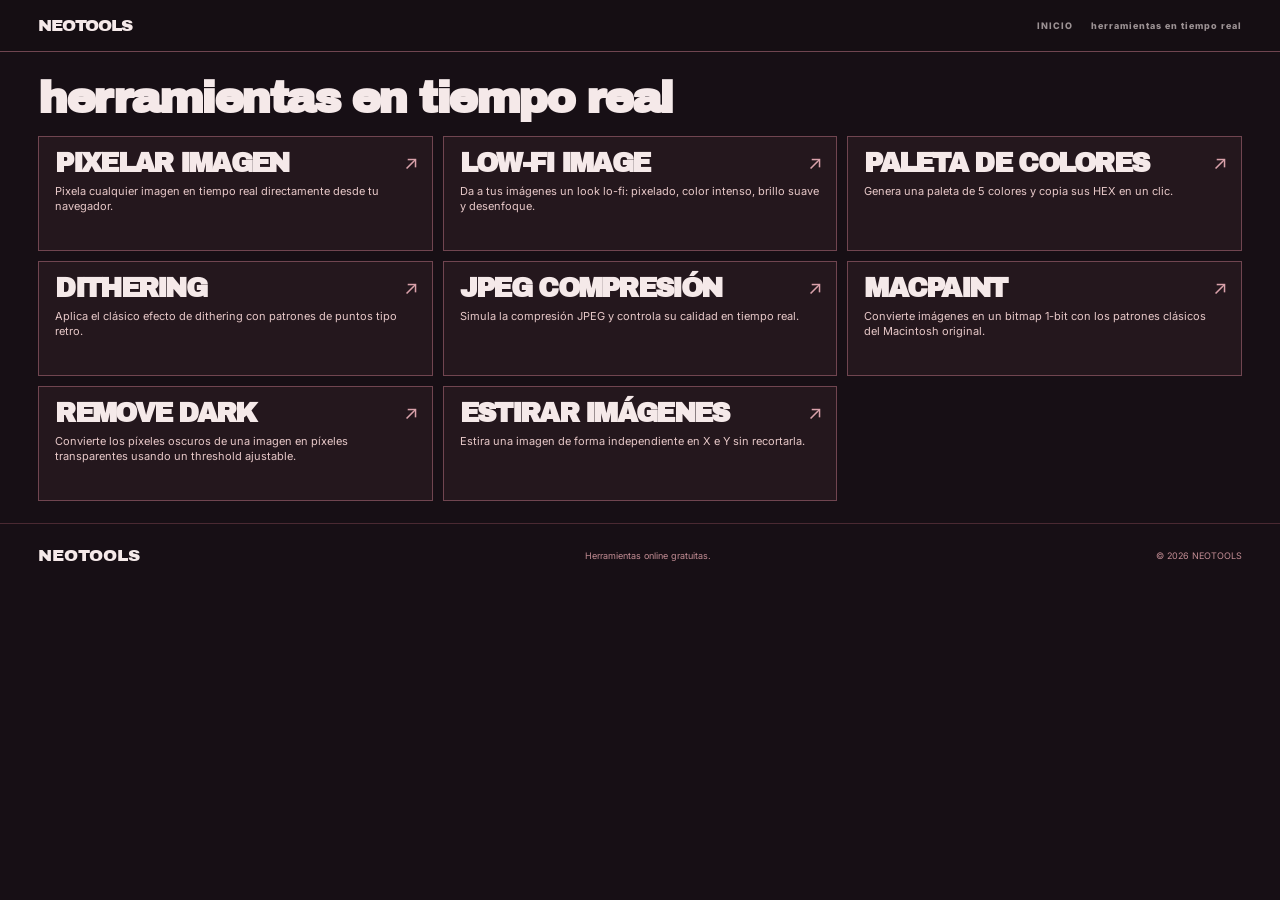
<file: index.html>
<!DOCTYPE html>
<html lang="es">
<head>
<meta charset="UTF-8"><meta name="viewport" content="width=device-width, initial-scale=1.0">
<title>NEOTOOLS — Herramientas online</title>
<meta name="description" content="Colección de herramientas online gratuitas, rápidas y sencillas.">
<link rel="stylesheet" href="style.css?v=20260926-4tools">
</head>
<body>
<header class="navbar"><a class="logo" href="index.html">NEOTOOLS</a><nav><a href="index.html">INICIO</a><a href="#herramientas">herramientas en tiempo real</a></nav></header>
<main><section id="herramientas" class="tools-section">
<div class="section-header"><h2>herramientas en tiempo real</h2></div>
<div class="tools-grid">
<a href="pixelar-imagen.html" class="tool-card"><div class="tool-content"><h3>PIXELAR IMAGEN</h3><p>Pixela cualquier imagen en tiempo real directamente desde tu navegador.</p></div><div class="tool-arrow">↗</div></a>
<a href="lofi-image.html" class="tool-card"><div class="tool-content"><h3>LOW-FI IMAGE</h3><p>Da a tus imágenes un look lo-fi: pixelado, color intenso, brillo suave y desenfoque.</p></div><div class="tool-arrow">↗</div></a>
<a href="paleta-colores.html" class="tool-card"><div class="tool-content"><h3>PALETA DE COLORES</h3><p>Genera una paleta de 5 colores y copia sus HEX en un clic.</p></div><div class="tool-arrow">↗</div></a>
<a href="dithering.html" class="tool-card"><div class="tool-content"><h3>DITHERING</h3><p>Aplica el clásico efecto de dithering con patrones de puntos tipo retro.</p></div><div class="tool-arrow">↗</div></a>
<a href="jpeg-compresion.html" class="tool-card"><div class="tool-content"><h3>JPEG COMPRESIÓN</h3><p>Simula la compresión JPEG y controla su calidad en tiempo real.</p></div><div class="tool-arrow">↗</div></a><a href="macpaint.html" class="tool-card"><div class="tool-content"><h3>MACPAINT</h3><p>Convierte imágenes en un bitmap 1-bit con los patrones clásicos del Macintosh original.</p></div><div class="tool-arrow">↗</div></a><a href="remove-dark.html" class="tool-card"><div class="tool-content"><h3>REMOVE DARK</h3><p>Convierte los píxeles oscuros de una imagen en píxeles transparentes usando un threshold ajustable.</p></div><div class="tool-arrow">↗</div></a><a href="estirar-imagenes.html" class="tool-card"><div class="tool-content"><h3>ESTIRAR IMÁGENES</h3><p>Estira una imagen de forma independiente en X e Y sin recortarla.</p></div><div class="tool-arrow">↗</div></a></div></section></main>
<footer><div class="footer-logo">NEOTOOLS</div><p>Herramientas online gratuitas.</p><p>© 2026 NEOTOOLS</p></footer>
</body></html>
</file>
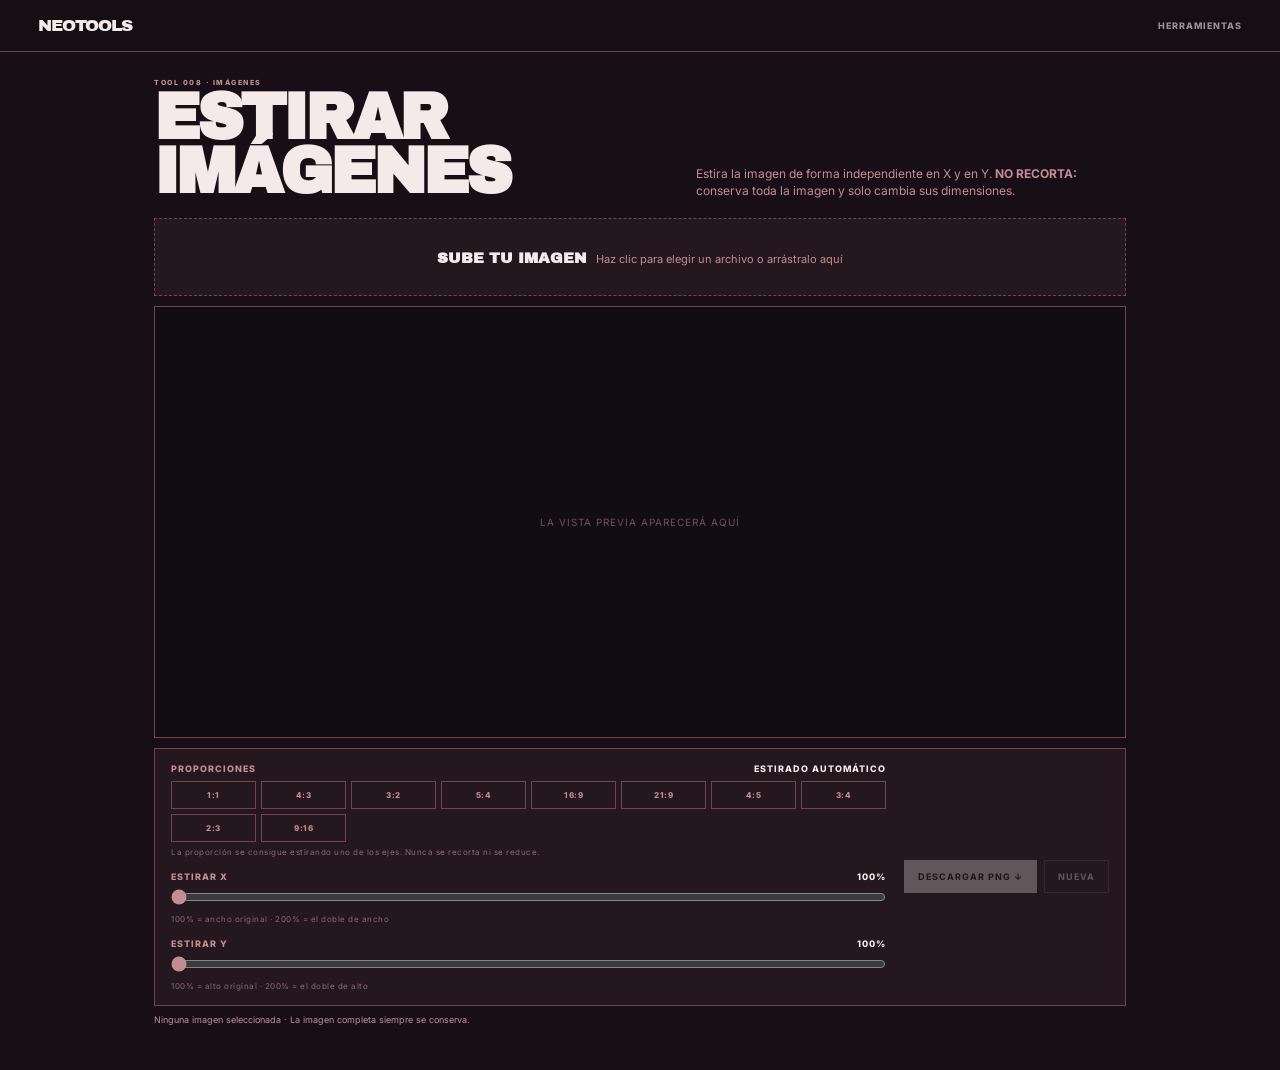
<file: estirar-imagenes.html>
<!DOCTYPE html>
<html lang="es">
<head>
<meta charset="UTF-8">
<meta name="viewport" content="width=device-width,initial-scale=1.0">
<title>Estirar Imágenes — NEOTOOLS</title>
<meta name="description" content="Estira una imagen de forma independiente en X e Y sin recortarla.">
<link rel="stylesheet" href="style.css?v=20260926-4tools">
<style>
.tool-page{max-width:1100px;margin:auto;padding:26px 5vw 45px}
.tool-header{display:flex;align-items:end;justify-content:space-between;gap:30px;margin-bottom:18px}
.tool-header h1{font-family:"Archivo Black",sans-serif;font-size:clamp(40px,5vw,64px);line-height:.85;letter-spacing:-3px}
.tool-header p{max-width:430px;color:var(--muted);font-size:12px;line-height:1.45}
.drop-zone{border:1px dashed var(--border);background:var(--surface);height:78px;display:flex;align-items:center;justify-content:center;text-align:center;cursor:pointer}
.drop-zone:hover,.drop-zone.dragging{border-color:#E7C8C8;background:#2e1c23}
.drop-zone input{display:none}
.drop-inner strong{font-family:"Archivo Black",sans-serif;font-size:15px;margin-right:9px}
.drop-inner span{color:var(--muted);font-size:11px}
.preview{margin-top:10px;height:min(48vh,480px);min-height:250px;background:#120d10;border:1px solid var(--border);display:flex;align-items:center;justify-content:center;overflow:hidden;padding:10px}
.preview canvas{max-width:100%;max-height:100%;image-rendering:auto}
.placeholder{color:#6f5059;font-size:10px;letter-spacing:1px}
.controls{margin-top:10px;padding:14px 16px;background:var(--surface);border:1px solid var(--border);display:grid;grid-template-columns:1fr auto;gap:18px;align-items:center}
.control-stack{display:grid;gap:14px}
.label{display:flex;justify-content:space-between;color:var(--muted);font-size:9px;font-weight:800;letter-spacing:1px;margin-bottom:7px}
.value{color:var(--text)}
input[type=range]{width:100%;accent-color:#C38D94}
.dimension-note{margin-top:5px;color:#8f6871;font-size:8px;letter-spacing:.5px}.ratio-grid{display:grid;grid-template-columns:repeat(8,minmax(0,1fr));gap:5px}.ratio-button{border:1px solid var(--border);background:transparent;color:var(--muted);padding:8px 4px;font:800 8px Inter,sans-serif;letter-spacing:.5px;cursor:pointer}.ratio-button:hover,.ratio-button.active{background:#F5E9E9;color:#170F15;border-color:#F5E9E9}
.actions{display:flex;gap:7px}
.button{border:1px solid var(--border);background:var(--surface);color:var(--text);padding:10px 13px;font:700 9px Inter,sans-serif;letter-spacing:1px;cursor:pointer}
.button.primary{background:#F5E9E9;color:#170F15;border-color:#F5E9E9}
.button:disabled{opacity:.3}
.file-info{margin-top:8px;color:var(--muted);font-size:9px}
@media(max-width:700px){
.tool-page{padding:22px 14px 35px}
.tool-header{display:block}
.tool-header h1{font-size:13vw;margin-bottom:10px}
.tool-header p{font-size:11px}
.preview{height:35vh;min-height:200px}
.controls{grid-template-columns:1fr}
.actions{width:100%}
.button{flex:1}.ratio-grid{grid-template-columns:repeat(4,1fr)}
.drop-inner strong{display:block;margin:0 0 4px}
}
</style>
</head>
<body>
<header class="navbar"><a href="index.html" class="logo">NEOTOOLS</a><nav><a href="index.html#herramientas">HERRAMIENTAS</a></nav></header>
<main class="tool-page">
<section class="tool-header">
<div><div class="hero-label">TOOL 008 · IMÁGENES</div><h1>ESTIRAR IMÁGENES</h1></div>
<p>Estira la imagen de forma independiente en X y en Y. <strong>NO RECORTA:</strong> conserva toda la imagen y solo cambia sus dimensiones.</p>
</section>
<div class="drop-zone" id="dropZone">
<input id="fileInput" type="file" accept="image/*">
<div class="drop-inner"><strong>SUBE TU IMAGEN</strong><span>Haz clic para elegir un archivo o arrástralo aquí</span></div>
</div>
<div class="preview"><div class="placeholder" id="placeholder">LA VISTA PREVIA APARECERÁ AQUÍ</div><canvas id="canvas" hidden></canvas></div>
<div class="controls">
<div class="control-stack">
<div>
<div class="label"><span>PROPORCIONES</span><span class="value">ESTIRADO AUTOMÁTICO</span></div>
<div class="ratio-grid">
<button type="button" class="ratio-button" data-ratio="1">1:1</button>
<button type="button" class="ratio-button" data-ratio="1.3333333333">4:3</button>
<button type="button" class="ratio-button" data-ratio="1.5">3:2</button>
<button type="button" class="ratio-button" data-ratio="1.25">5:4</button>
<button type="button" class="ratio-button" data-ratio="1.7777777778">16:9</button>
<button type="button" class="ratio-button" data-ratio="2.3333333333">21:9</button>
<button type="button" class="ratio-button" data-ratio="0.8">4:5</button>
<button type="button" class="ratio-button" data-ratio="0.75">3:4</button>
<button type="button" class="ratio-button" data-ratio="0.6666666667">2:3</button>
<button type="button" class="ratio-button" data-ratio="0.5625">9:16</button>
</div>
<div class="dimension-note">La proporción se consigue estirando uno de los ejes. Nunca se recorta ni se reduce.</div>
</div>
<div>
<div class="label"><span>ESTIRAR X</span><span id="xValue" class="value">100%</span></div>
<input id="stretchX" type="range" min="100" max="300" value="100">
<div class="dimension-note">100% = ancho original · 200% = el doble de ancho</div>
</div>
<div>
<div class="label"><span>ESTIRAR Y</span><span id="yValue" class="value">100%</span></div>
<input id="stretchY" type="range" min="100" max="300" value="100">
<div class="dimension-note">100% = alto original · 200% = el doble de alto</div>
</div>
</div>
<div class="actions"><button class="button primary" id="download" disabled>DESCARGAR PNG ↓</button><button class="button" id="reset" disabled>NUEVA</button></div>
</div>
<div class="file-info" id="fileName">Ninguna imagen seleccionada · La imagen completa siempre se conserva.</div>
</main>
<script src="estirar-imagenes.js?v=2"></script>
</body>
</html>
</file>
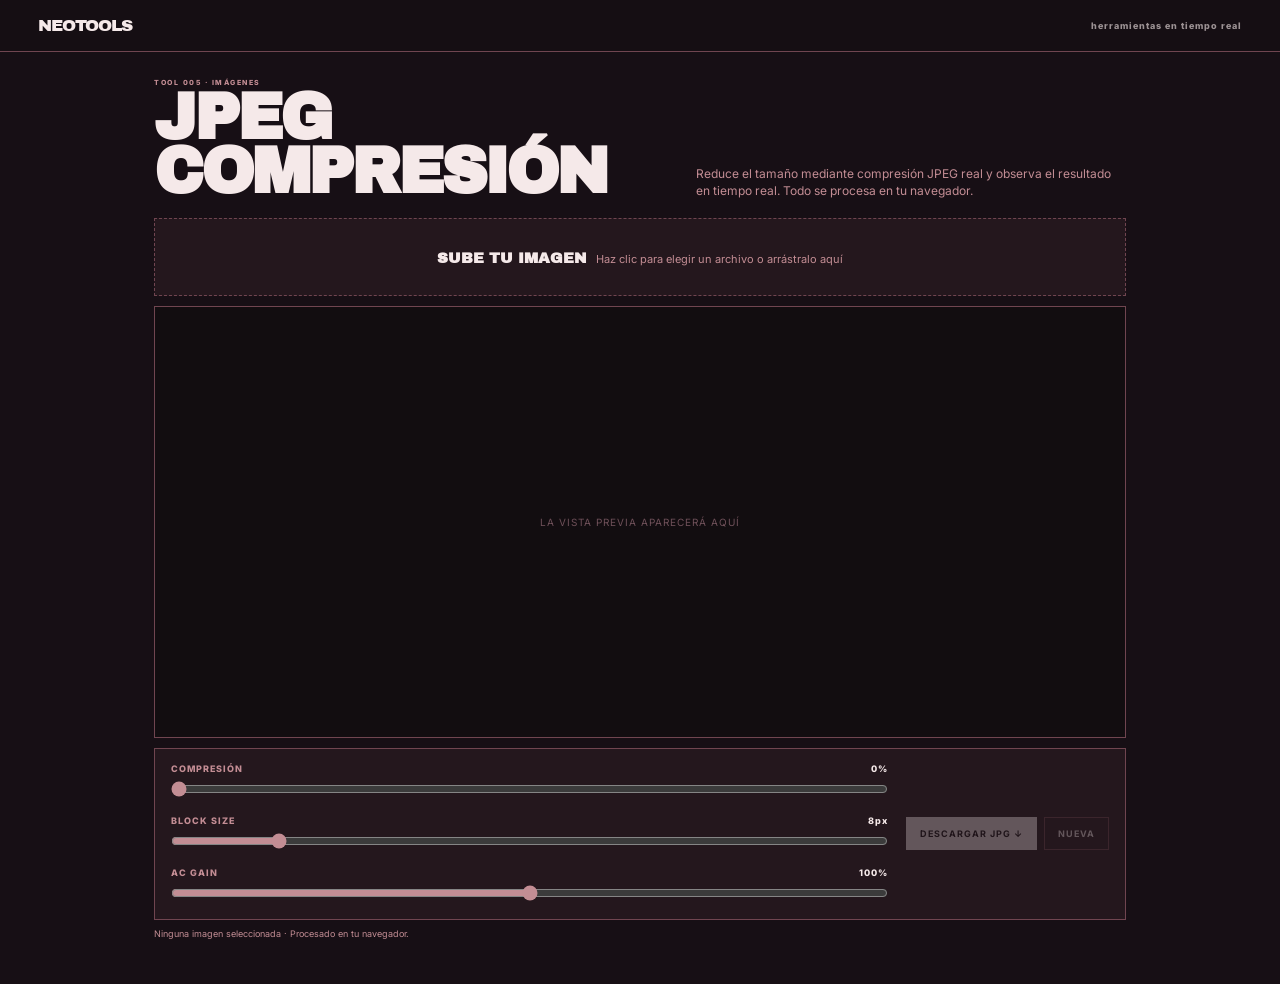
<file: jpeg-compresion.html>
<!DOCTYPE html><html lang="es"><head><meta charset="UTF-8"><meta name="viewport" content="width=device-width,initial-scale=1.0"><title>JPEG Compresión — NEOTOOLS</title><link rel="stylesheet" href="style.css?v=20260926-4tools"><style>.tool-page{max-width:1100px;margin:auto;padding:26px 5vw 45px}.tool-header{display:flex;align-items:end;justify-content:space-between;gap:30px;margin-bottom:18px}.tool-header h1{font-family:"Archivo Black",sans-serif;font-size:clamp(40px,5vw,64px);line-height:.85;letter-spacing:-3px}.tool-header p{max-width:430px;color:var(--muted);font-size:12px;line-height:1.45}.drop-zone{border:1px dashed var(--border);background:var(--surface);height:78px;display:flex;align-items:center;justify-content:center;text-align:center;cursor:pointer}.drop-zone:hover,.drop-zone.dragging{border-color:#E7C8C8;background:#2e1c23}.drop-zone input{display:none}.drop-inner strong{font-family:"Archivo Black",sans-serif;font-size:15px;margin-right:9px}.drop-inner span{color:var(--muted);font-size:11px}.preview{margin-top:10px;height:min(48vh,480px);min-height:250px;background:#120d10;border:1px solid var(--border);display:flex;align-items:center;justify-content:center;overflow:hidden;padding:10px}.preview canvas{max-width:100%;max-height:100%;image-rendering:auto}.placeholder{color:#6f5059;font-size:10px;letter-spacing:1px}.controls{margin-top:10px;padding:14px 16px;background:var(--surface);border:1px solid var(--border);display:grid;grid-template-columns:1fr auto;gap:18px;align-items:center}.control-stack{display:grid;gap:14px}.label{display:flex;justify-content:space-between;color:var(--muted);font-size:9px;font-weight:800;letter-spacing:1px;margin-bottom:7px}.value{color:var(--text)}input[type=range]{width:100%;accent-color:#C38D94}.actions{display:flex;gap:7px}.button{border:1px solid var(--border);background:var(--surface);color:var(--text);padding:10px 13px;font:700 9px Inter,sans-serif;letter-spacing:1px;cursor:pointer}.button.primary{background:#F5E9E9;color:#170F15;border-color:#F5E9E9}.button:disabled{opacity:.3}.file-info{margin-top:8px;color:var(--muted);font-size:9px}@media(max-width:700px){.tool-page{padding:22px 14px 35px}.tool-header{display:block}.tool-header h1{font-size:13vw;margin-bottom:10px}.tool-header p{font-size:11px}.preview{height:35vh;min-height:200px}.controls{grid-template-columns:1fr}.actions{width:100%}.button{flex:1}.drop-inner strong{display:block;margin:0 0 4px}}</style></head><body><header class="navbar"><a href="index.html" class="logo">NEOTOOLS</a><nav><a href="index.html#herramientas">herramientas en tiempo real</a></nav></header><main class="tool-page"><section class="tool-header"><div><div class="hero-label">TOOL 005 · IMÁGENES</div><h1>JPEG COMPRESIÓN</h1></div><p>Reduce el tamaño mediante compresión JPEG real y observa el resultado en tiempo real. Todo se procesa en tu navegador.</p></section><div class="drop-zone" id="dropZone"><input id="fileInput" type="file" accept="image/jpeg,image/png,image/webp,image/bmp"><div class="drop-inner"><strong>SUBE TU IMAGEN</strong><span>Haz clic para elegir un archivo o arrástralo aquí</span></div></div><div class="preview"><div class="placeholder" id="placeholder">LA VISTA PREVIA APARECERÁ AQUÍ</div><canvas id="canvas" hidden></canvas></div><div class="controls"><div class="control-stack"><div><div class="label"><span>COMPRESIÓN</span><span id="compressionValue" class="value">0%</span></div><input id="compression" type="range" min="0" max="100" value="0"></div><div><div class="label"><span>BLOCK SIZE</span><span id="blockSizeValue" class="value">8px</span></div><input id="blockSize" type="range" min="4" max="32" step="1" value="8"></div><div><div class="label"><span>AC GAIN</span><span id="acGainValue" class="value">100%</span></div><input id="acGain" type="range" min="0" max="200" step="1" value="100" title="Ganancia de las componentes AC, es decir, el detalle y las frecuencias no constantes de cada bloque DCT."></div></div><div class="actions"><button class="button primary" id="download" disabled>DESCARGAR JPG ↓</button><button class="button" id="reset" disabled>NUEVA</button></div></div><div class="file-info" id="fileName">Ninguna imagen seleccionada · Procesado en tu navegador.</div></main><script src="jpeg-compresion.js?v=12"></script></body></html>
</file>
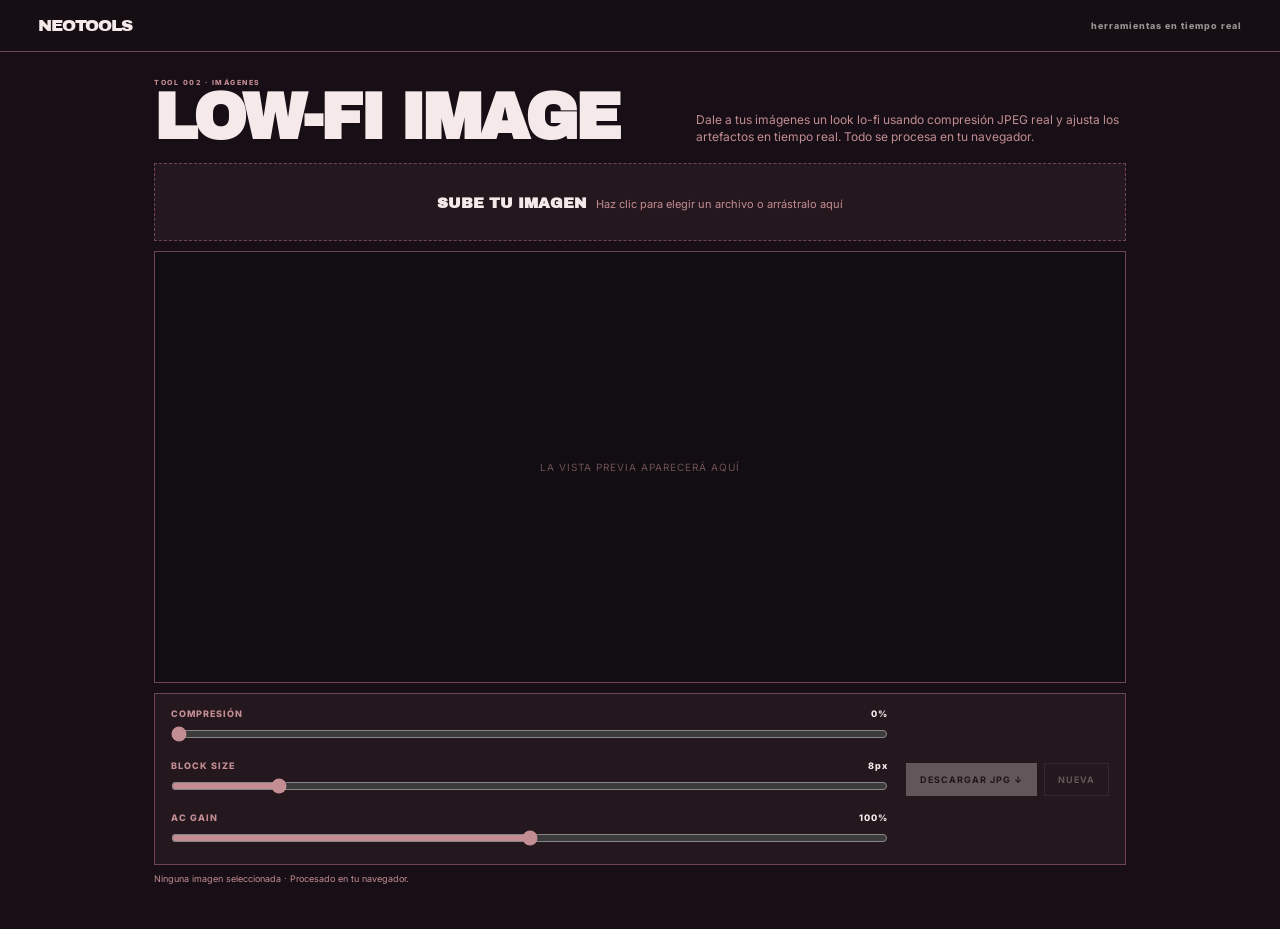
<file: lofi-image.html>
<!DOCTYPE html><html lang="es"><head><meta charset="UTF-8"><meta name="viewport" content="width=device-width,initial-scale=1.0"><title>Low-Fi Image — Efecto JPEG lo-fi online gratis</title><link rel="stylesheet" href="style.css?v=20260926-4tools"><style>.tool-page{max-width:1100px;margin:auto;padding:26px 5vw 45px}.tool-header{display:flex;align-items:end;justify-content:space-between;gap:30px;margin-bottom:18px}.tool-header h1{font-family:"Archivo Black",sans-serif;font-size:clamp(40px,5vw,64px);line-height:.85;letter-spacing:-3px}.tool-header p{max-width:430px;color:var(--muted);font-size:12px;line-height:1.45}.drop-zone{border:1px dashed var(--border);background:var(--surface);height:78px;display:flex;align-items:center;justify-content:center;text-align:center;cursor:pointer}.drop-zone:hover,.drop-zone.dragging{border-color:#E7C8C8;background:#2e1c23}.drop-zone input{display:none}.drop-inner strong{font-family:"Archivo Black",sans-serif;font-size:15px;margin-right:9px}.drop-inner span{color:var(--muted);font-size:11px}.preview{margin-top:10px;height:min(48vh,480px);min-height:250px;background:#120d10;border:1px solid var(--border);display:flex;align-items:center;justify-content:center;overflow:hidden;padding:10px}.preview canvas{max-width:100%;max-height:100%;image-rendering:auto}.placeholder{color:#6f5059;font-size:10px;letter-spacing:1px}.controls{margin-top:10px;padding:14px 16px;background:var(--surface);border:1px solid var(--border);display:grid;grid-template-columns:1fr auto;gap:18px;align-items:center}.control-stack{display:grid;gap:14px}.label{display:flex;justify-content:space-between;color:var(--muted);font-size:9px;font-weight:800;letter-spacing:1px;margin-bottom:7px}.value{color:var(--text)}input[type=range]{width:100%;accent-color:#C38D94}.actions{display:flex;gap:7px}.button{border:1px solid var(--border);background:var(--surface);color:var(--text);padding:10px 13px;font:700 9px Inter,sans-serif;letter-spacing:1px;cursor:pointer}.button.primary{background:#F5E9E9;color:#170F15;border-color:#F5E9E9}.button:disabled{opacity:.3}.file-info{margin-top:8px;color:var(--muted);font-size:9px}@media(max-width:700px){.tool-page{padding:22px 14px 35px}.tool-header{display:block}.tool-header h1{font-size:13vw;margin-bottom:10px}.tool-header p{font-size:11px}.preview{height:35vh;min-height:200px}.controls{grid-template-columns:1fr}.actions{width:100%}.button{flex:1}.drop-inner strong{display:block;margin:0 0 4px}}</style></head><body><header class="navbar"><a href="index.html" class="logo">NEOTOOLS</a><nav><a href="index.html#herramientas">herramientas en tiempo real</a></nav></header><main class="tool-page"><section class="tool-header"><div><div class="hero-label">TOOL 002 · IMÁGENES</div><h1>LOW-FI IMAGE</h1></div><p>Dale a tus imágenes un look lo-fi usando compresión JPEG real y ajusta los artefactos en tiempo real. Todo se procesa en tu navegador.</p></section><div class="drop-zone" id="dropZone"><input id="fileInput" type="file" accept="image/jpeg,image/png,image/webp,image/bmp"><div class="drop-inner"><strong>SUBE TU IMAGEN</strong><span>Haz clic para elegir un archivo o arrástralo aquí</span></div></div><div class="preview"><div class="placeholder" id="placeholder">LA VISTA PREVIA APARECERÁ AQUÍ</div><canvas id="canvas" hidden></canvas></div><div class="controls"><div class="control-stack"><div><div class="label"><span>COMPRESIÓN</span><span id="compressionValue" class="value">0%</span></div><input id="compression" type="range" min="0" max="100" value="0"></div><div><div class="label"><span>BLOCK SIZE</span><span id="blockSizeValue" class="value">8px</span></div><input id="blockSize" type="range" min="4" max="32" step="1" value="8"></div><div><div class="label"><span>AC GAIN</span><span id="acGainValue" class="value">100%</span></div><input id="acGain" type="range" min="0" max="200" step="1" value="100" title="Ganancia de las componentes AC, es decir, el detalle y las frecuencias no constantes de cada bloque DCT."></div></div><div class="actions"><button class="button primary" id="download" disabled>DESCARGAR JPG ↓</button><button class="button" id="reset" disabled>NUEVA</button></div></div><div class="file-info" id="fileName">Ninguna imagen seleccionada · Procesado en tu navegador.</div></main><script src="lofi-image.js?v=3"></script></body></html>
</file>
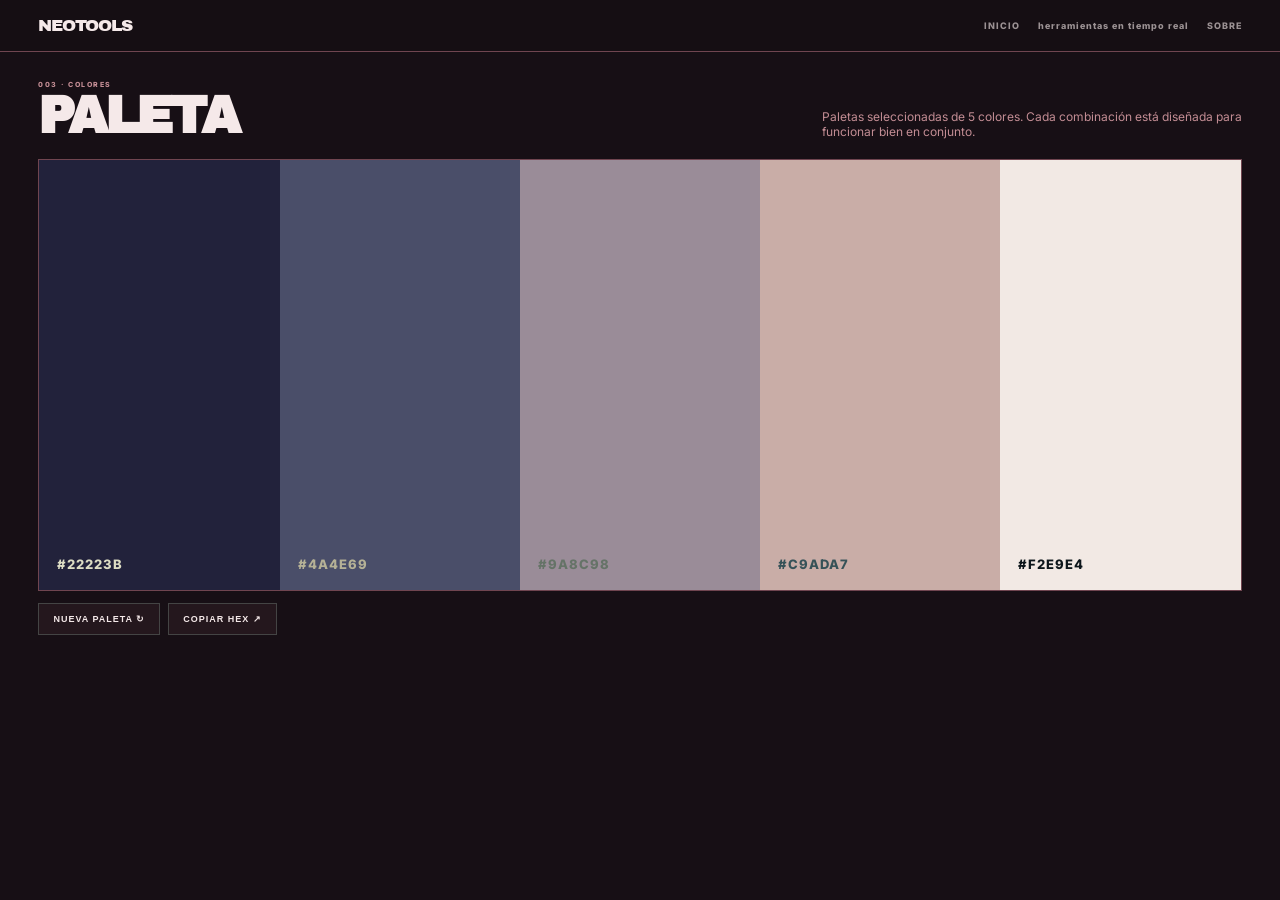
<file: paleta-colores.html>
<!DOCTYPE html>
<html lang="es">
<head>
<meta charset="UTF-8">
<meta name="viewport" content="width=device-width, initial-scale=1.0">
<title>Generador de paletas — NEOTOOLS</title>
<meta name="description" content="Genera paletas de 5 colores y copia sus códigos HEX en un clic.">
<link rel="stylesheet" href="style.css">
<style>
.palette-page{padding:28px 3vw}
.palette-header{display:flex;justify-content:space-between;align-items:end;gap:20px;margin-bottom:20px}
.palette-header h1{font-family:"Archivo Black",sans-serif;font-size:clamp(28px,4vw,54px);letter-spacing:-3px;line-height:.9}
.palette-header p{color:var(--muted);font-size:12px;max-width:420px}
.palette{display:grid;grid-template-columns:repeat(5,1fr);height:48vh;min-height:300px;border:1px solid var(--border)}
.swatch{display:flex;align-items:end;padding:18px;position:relative;transition:transform .15s}
.swatch:hover{transform:scale(1.015);z-index:2}
.swatch span{font-family:Inter,sans-serif;font-size:13px;font-weight:800;letter-spacing:1px;text-transform:uppercase;mix-blend-mode:difference;color:white}
.palette-actions{display:flex;gap:8px;margin-top:12px}
.palette-btn{border:1px solid #444;background:var(--surface);color:var(--text);padding:10px 14px;font-size:9px;font-weight:800;letter-spacing:1px;cursor:pointer}
.palette-btn:hover{background:var(--text);color:#080808}
.palette-status{color:var(--muted);font-size:10px;display:flex;align-items:center}
@media(max-width:700px){.palette-page{padding:20px 14px}.palette-header{display:block}.palette-header p{margin-top:8px}.palette{height:55vh;min-height:360px;grid-template-columns:1fr;grid-template-rows:repeat(5,1fr)}.swatch{padding:12px}.swatch span{font-size:11px}.palette-actions{flex-wrap:wrap}}
</style>
</head>
<body>
<header class="navbar">
<a class="logo" href="index.html">NEOTOOLS</a>
<nav><a href="index.html">INICIO</a><a href="index.html#herramientas">herramientas en tiempo real</a><a href="index.html#sobre">SOBRE</a></nav>
</header>
<main class="palette-page">
<div class="palette-header"><div><div class="hero-label">003 · COLORES</div><h1>PALETA</h1></div><p>Paletas seleccionadas de 5 colores. Cada combinación está diseñada para funcionar bien en conjunto.</p></div>
<div class="palette" id="palette"></div>
<div class="palette-actions"><button class="palette-btn" id="generate">NUEVA PALETA ↻</button><button class="palette-btn" id="copy">COPIAR HEX ↗</button><span class="palette-status" id="status"></span></div>
</main>
<script>
const PALETTES=[["#69D2E7","#A7DBD8","#E0E4CC","#F38630","#FA6900"],["#FE4365","#FC9D9A","#F9CDAD","#C8C8A9","#83AF9B"],["#ECD078","#D95B43","#C02942","#542437","#53777A"],["#556270","#4ECDC4","#C7F464","#FF6B6B","#C44D58"],["#774F38","#E08E79","#F1D4AF","#ECE5CE","#C5E0DC"],["#E8DDCB","#CDB380","#036564","#033649","#031634"],["#490A3D","#BD1550","#E97F02","#F8CA00","#8A9B0F"],["#00A8C6","#40C0CB","#F9F2E7","#AEE239","#8FBE00"],["#594F4F","#547980","#45ADA8","#9DE0AD","#E5FCC2"],["#FFEDBC","#FFB85F","#FF9A5A","#F25C54","#D63B3B"],["#2E294E","#541388","#F1E9DA","#FFD400","#D90368"],["#114B5F","#028090","#E4FDE1","#456990","#F45B69"],["#2A363B","#E84A5F","#FF847C","#FECEA8","#99B898"],["#F8B195","#F67280","#C06C84","#6C5B7B","#355C7D"],["#F0F0F0","#C8C8C8","#8A8A8A","#4A4A4A","#202020"],["#FDF0D5","#003049","#669BBC","#780000","#C1121F"],["#03045E","#0077B6","#00B4D8","#90E0EF","#CAF0F8"],["#264653","#2A9D8F","#E9C46A","#F4A261","#E76F51"],["#606C38","#283618","#FEFAE0","#DDA15E","#BC6C25"],["#1B4332","#2D6A4F","#40916C","#74C69D","#B7E4C7"],["#3D405B","#81B29A","#F2CC8F","#E07A5F","#F4F1DE"],["#5F0F40","#9A031E","#FB8B24","#E36414","#0F4C5C"],["#10002B","#240046","#3C096C","#5A189A","#7B2CBF"],["#03071E","#370617","#6A040F","#9D0208","#D00000"],["#1A535C","#4ECDC4","#F7FFF7","#FF6B6B","#FFE66D"],["#22223B","#4A4E69","#9A8C98","#C9ADA7","#F2E9E4"],["#231F20","#BB4430","#7EBDC2","#F3DFA2","#EFE6DD"],["#264653","#2A9D8F","#8AB17D","#E9C46A","#F4A261"],["#E63946","#F1FAEE","#A8DADC","#457B9D","#1D3557"],["#FFBE0B","#FB5607","#FF006E","#8338EC","#3A86FF"],["#335C67","#FFF3B0","#E09F3E","#9E2A2B","#540B0E"],["#F94144","#F3722C","#F8961E","#F9C74F","#90BE6D"],["#577590","#43AA8B","#90BE6D","#F9C74F","#F8961E"],["#F72585","#B5179E","#7209B7","#560BAD","#480CA8"],["#4361EE","#4895EF","#4CC9F0","#F72585","#B5179E"],["#FFDDD2","#FFB4A2","#E5989B","#B5838D","#6D6875"],["#D8E2DC","#FFE5D9","#FFCAD4","#F4ACB7","#9D8189"],["#F6BD60","#F7EDE2","#F5CAC3","#84A59D","#F28482"],["#2B2D42","#8D99AE","#EDF2F4","#EF233C","#D90429"],["#283618","#606C38","#FEFAE0","#DDA15E","#BC6C25"],["#003049","#D62828","#F77F00","#FCBF49","#EAE2B7"],["#FF9F1C","#FFBF69","#CBF3F0","#2EC4B6","#011627"],["#E63946","#F4A261","#E9C46A","#2A9D8F","#264653"],["#6B705C","#A5A58D","#B7B7A4","#FFE8D6","#DDBEA9"],["#B5838D","#6D6875","#E5989B","#FFB4A2","#FFCDB2"],["#4A4E69","#22223B","#F2E9E4","#C9ADA7","#9A8C98"],["#8E9AAF","#CBC0D3","#EFD3D7","#FEEAFA","#DEE2FF"],["#355070","#6D597A","#B56576","#E56B6F","#EAAC8B"],["#264653","#287271","#2A9D8F","#E9C46A","#F4A261"],["#03045E","#023E8A","#0077B6","#0096C7","#00B4D8"],["#780000","#C1121F","#FDF0D5","#003049","#669BBC"],["#081C15","#1B4332","#2D6A4F","#40916C","#74C69D"],["#0B132B","#1C2541","#3A506B","#5BC0BE","#6FFFE9"],["#2D3047","#1B998B","#FFFD82","#FF9B71","#E84855"],["#F4F1DE","#E07A5F","#3D405B","#81B29A","#F2CC8F"],["#FAD2E1","#C5DEDD","#DBE7E4","#F0EFEB","#CDDAFD"],["#EDE7F6","#D1C4E9","#B39DDB","#9575CD","#7E57C2"],["#FFF1E6","#FDE2E4","#FAD2E1","#CDEAC0","#B9FBC0"],["#F7F7F2","#E4E6C3","#899878","#222725","#121113"],["#FFFCF2","#CCC5B9","#403D39","#252422","#EB5E28"],["#F8F9FA","#DEE2E6","#ADB5BD","#495057","#212529"],["#10002B","#3C096C","#7B2CBF","#9D4EDD","#C77DFF"],["#1E1E24","#92140C","#FFF8F0","#FFCF99","#111D4A"],["#1B4965","#62B6CB","#CAE9FF","#5FA8D3","#BEE9E8"],["#F7B2BD","#F7717D","#DE639A","#7C5295","#564D80"],["#2F3E46","#354F52","#52796F","#84A98C","#CAD2C5"],["#FF6F59","#254441","#43AA8B","#B2B09B","#EF3054"],["#F72585","#7209B7","#3A0CA3","#4361EE","#4CC9F0"],["#F1FAEE","#A8DADC","#457B9D","#1D3557","#E63946"],["#2D3142","#4F5D75","#BFC0C0","#FFFFFF","#EF8354"],["#2C1320","#532E1C","#6B4226","#D9B44A","#F1E0B0"],["#264653","#E76F51","#F4A261","#E9C46A","#2A9D8F"],["#F6F4D2","#CBDFBD","#F19C79","#A44A3F","#2F2D2E"],["#0F4C5C","#5F0F40","#9A031E","#FB8B24","#E36414"],["#8CB369","#F4E285","#F4A259","#5B8E7D","#BC4B51"],["#386641","#6A994E","#A7C957","#F2E8CF","#BC4749"],["#264653","#2A9D8F","#E9C46A","#F4A261","#E76F51"],["#FFB5A7","#FCD5CE","#F8EDEB","#F9DCC4","#FEC89A"],["#CDB4DB","#FFC8DD","#FFAFCC","#BDE0FE","#A2D2FF"],["#03045E","#0077B6","#00B4D8","#90E0EF","#CAF0F8"],["#FFCAD4","#F4ACB7","#9D8189","#6D6875","#4A4E69"],["#2E1F27","#854D4D","#C38D94","#E7C8C8","#F5E9E9"],["#D9ED92","#B5E48C","#99D98C","#76C893","#52B69A"],["#184E77","#1E6091","#168AAD","#34A0A4","#52B69A"],["#D00000","#FFBA08","#3F88C5","#032B43","#136F63"],["#2B2D42","#8D99AE","#EDF2F4","#EF233C","#D90429"],["#4F772D","#90A955","#ECF39E","#31572C","#132A13"],["#6A4C93","#8AC926","#1982C4","#FFCA3A","#FF595E"],["#F94144","#F3722C","#F8961E","#F9844A","#43AA8B"],["#03071E","#370617","#6A040F","#9D0208","#D00000"],["#081C15","#1B4332","#2D6A4F","#40916C","#95D5B2"],["#0D3B66","#FAF0CA","#F4D35E","#EE964B","#F95738"],["#5E548E","#9F86C0","#BE95C4","#E0B1CB","#F6F0FF"],["#F28482","#F5CAC3","#84A59D","#F7EDE2","#F6BD60"],["#2B2D42","#8D99AE","#EDF2F4","#EF233C","#D90429"],["#003049","#D62828","#F77F00","#FCBF49","#EAE2B7"],["#1D3557","#457B9D","#A8DADC","#F1FAEE","#E63946"],["#6D597A","#B56576","#E56B6F","#EAAC8B","#355070"],["#231942","#5E548E","#9F86C0","#BE95C4","#E0B1CB"],["#0B132B","#1C2541","#3A506B","#5BC0BE","#6FFFE9"],["#FAD2E1","#BEE1E6","#F0EFEB","#DDE5B6","#ADC178"],["#3A0CA3","#4361EE","#4CC9F0","#F72585","#7209B7"],["#E9C46A","#F4A261","#E76F51","#2A9D8F","#264653"],["#F8F9FA","#212529","#495057","#ADB5BD","#DEE2E6"],["#FEFAE0","#283618","#606C38","#DDA15E","#BC6C25"],["#FFE5D9","#FFCAD4","#F4ACB7","#9D8189","#6D6875"],["#F1FAEE","#A8DADC","#457B9D","#1D3557","#E63946"],["#22223B","#4A4E69","#9A8C98","#C9ADA7","#F2E9E4"],["#10002B","#240046","#5A189A","#9D4EDD","#C77DFF"],["#F4F1DE","#E07A5F","#3D405B","#81B29A","#F2CC8F"],["#E63946","#F1FAEE","#A8DADC","#457B9D","#1D3557"],["#264653","#2A9D8F","#E9C46A","#F4A261","#E76F51"],["#2F3E46","#354F52","#52796F","#84A98C","#CAD2C5"],["#FFF1E6","#FDE2E4","#FAD2E1","#CDEAC0","#B9FBC0"],["#FFBE0B","#FB5607","#FF006E","#8338EC","#3A86FF"],["#606C38","#283618","#FEFAE0","#DDA15E","#BC6C25"],["#003049","#669BBC","#FDF0D5","#780000","#C1121F"],["#355070","#6D597A","#B56576","#E56B6F","#EAAC8B"],["#386641","#6A994E","#A7C957","#F2E8CF","#BC4749"],["#F6BD60","#F7EDE2","#F5CAC3","#84A59D","#F28482"],["#2D3047","#1B998B","#FFFD82","#FF9B71","#E84855"],["#F7B2BD","#F7717D","#DE639A","#7C5295","#564D80"],["#5F0F40","#9A031E","#FB8B24","#E36414","#0F4C5C"],["#EDE7F6","#D1C4E9","#B39DDB","#9575CD","#7E57C2"],["#03045E","#023E8A","#0077B6","#0096C7","#00B4D8"],["#D9ED92","#B5E48C","#99D98C","#76C893","#52B69A"],["#184E77","#1E6091","#168AAD","#34A0A4","#52B69A"],["#F6F4D2","#CBDFBD","#F19C79","#A44A3F","#2F2D2E"],["#FFFCF2","#CCC5B9","#403D39","#252422","#EB5E28"],["#F8B195","#F67280","#C06C84","#6C5B7B","#355C7D"],["#00A8C6","#40C0CB","#F9F2E7","#AEE239","#8FBE00"],["#594F4F","#547980","#45ADA8","#9DE0AD","#E5FCC2"],["#490A3D","#BD1550","#E97F02","#F8CA00","#8A9B0F"],["#E8DDCB","#CDB380","#036564","#033649","#031634"],["#556270","#4ECDC4","#C7F464","#FF6B6B","#C44D58"],["#ECD078","#D95B43","#C02942","#542437","#53777A"],["#FE4365","#FC9D9A","#F9CDAD","#C8C8A9","#83AF9B"],["#69D2E7","#A7DBD8","#E0E4CC","#F38630","#FA6900"]];
const palette=document.getElementById('palette');
const status=document.getElementById('status');
let colors=[];
let lastIndex=-1;

function render(){
  palette.innerHTML='';
  colors.forEach((color,i)=>{
    const swatch=document.createElement('div');
    swatch.className='swatch';
    swatch.style.background=color;
    swatch.innerHTML='<span>'+color+'</span>';
    swatch.title='Haz clic para cambiar este color';
    swatch.onclick=()=>changeOne(i);
    palette.appendChild(swatch);
  });
  status.textContent='';
}

function generatePalette(){
  let i;
  do{i=Math.floor(Math.random()*PALETTES.length)}while(i===lastIndex && PALETTES.length>1);
  lastIndex=i;
  colors=[...PALETTES[i]];
  render();
}

function changeOne(index){
  let i;
  do{i=Math.floor(Math.random()*PALETTES.length)}while(i===lastIndex && PALETTES.length>1);
  lastIndex=i;
  colors[index]=PALETTES[i][index];
  render();
}

document.getElementById('generate').onclick=generatePalette;
document.getElementById('copy').onclick=async()=>{
  const text=colors.join(', ');
  try{await navigator.clipboard.writeText(text);status.textContent='COPIADO ✓'}
  catch{status.textContent='No se pudo copiar automáticamente'}
};
generatePalette();
</script>
</body>
</html>
</file>
<file: style.css>
@import url('https://fonts.googleapis.com/css2?family=Archivo+Black&family=Inter:wght@400;500;600;700;800&display=swap');

:root{--background:#170F15;--surface:#24171D;--surface-hover:#854D4D;--text:#F5E9E9;--surface-text:#F5E9E9;--muted:#C38D94;--border:#704550;--accent:#D9A1AA}

*{margin:0;padding:0;box-sizing:border-box}
html{scroll-behavior:smooth}
body{background:var(--background);color:var(--text);font-family:Inter,sans-serif;min-height:100vh}
a{color:inherit;text-decoration:none}

.navbar{height:52px;padding:0 3vw;display:flex;align-items:center;justify-content:space-between;border-bottom:1px solid var(--border);position:sticky;top:0;background:rgba(22,15,20,.97);backdrop-filter:blur(12px);z-index:100}
.logo{font-family:"Archivo Black",sans-serif;font-size:17px;letter-spacing:-1px}
.navbar nav{display:flex;align-items:center;gap:18px}
.navbar nav a{font-size:9px;font-weight:800;letter-spacing:1px;color:rgba(245,233,233,.6);transition:.2s}
.navbar nav a:hover{color:var(--accent)}

.hero{min-height:150px;height:22vh;padding:14px 3vw;display:flex;flex-direction:column;justify-content:center;border-bottom:1px solid var(--border)}
.hero-label{color:var(--muted);font-size:7px;font-weight:800;letter-spacing:1.5px;margin-bottom:4px}
.hero h1{font-family:"Archivo Black",sans-serif;font-size:clamp(18px,2vw,28px);line-height:1;letter-spacing:-1.5px;max-width:700px}
.hero p{max-width:500px;margin-top:5px;color:var(--muted);font-size:10px;line-height:1.3}
.hero-button{display:inline-flex;align-items:center;width:fit-content;margin-top:6px;padding:5px 9px;border:1px solid var(--border);background:transparent;color:var(--text);font-size:9px;font-weight:800;letter-spacing:1px;transition:.2s}
.hero-button:hover{background:var(--text);color:#F5E9E9}

.tools-section{padding:22px 3vw}
.section-header{display:flex;align-items:center;margin-bottom:14px}
.section-header span,.about>span{color:var(--accent);font-size:9px;font-weight:800}
.section-header h2{font-family:"Archivo Black",sans-serif;font-size:clamp(30px,3.5vw,48px);letter-spacing:-2.5px}
.tools-grid{display:grid;grid-template-columns:repeat(3,1fr);gap:10px}
.tool-card{min-height:115px;padding:14px 16px;background:var(--surface);color:var(--surface-text);border:1px solid #704550;position:relative;display:flex;flex-direction:column;justify-content:space-between;transition:background .2s,transform .2s,border-color .2s}
.tool-card:hover{background:#9A5C61;border-color:#E7C8C8;transform:translateY(-2px)}
.tool-number{font-size:9px;color:var(--accent);font-weight:800;letter-spacing:1px}
.tool-content{max-width:500px}
.tool-content h3{font-family:"Archivo Black",sans-serif;font-size:clamp(18px,2.1vw,28px);letter-spacing:-1.7px;line-height:.95;margin-bottom:7px}
.tool-content p{color:#E7C8C8;font-size:11px;line-height:1.4;max-width:430px}
.tool-arrow{position:absolute;right:14px;top:14px;font-size:19px;color:var(--accent)}
.coming-soon{opacity:.3;cursor:default;color:var(--surface-text)}
.coming-soon:hover{transform:none;background:var(--surface);border-color:var(--border)}

.about{padding:34px 3vw;border-top:1px solid #704550;display:grid;grid-template-columns:60px 1fr 1fr;gap:20px;align-items:start}
.about h2{font-family:"Archivo Black",sans-serif;font-size:clamp(40px,5vw,76px);line-height:.9;letter-spacing:-4px}
.about p{color:var(--muted);font-size:14px;line-height:1.5;max-width:380px}

footer{padding:22px 3vw;border-top:1px solid #4A2932;display:flex;justify-content:space-between;align-items:center;color:var(--muted);font-size:9px}
.footer-logo{color:var(--text);font-family:"Archivo Black",sans-serif;font-size:17px}

@media(max-width:700px){
  .navbar{height:52px;padding:0 14px}
  .navbar nav{gap:11px}
  .navbar nav a{font-size:8px;letter-spacing:.7px}
  .hero{min-height:120px;height:18vh;padding:14px}
  .hero h1{font-size:22px;letter-spacing:-1px}
  .hero p{font-size:10px;margin-top:5px}
  .tools-section{padding:24px 14px}
  .tools-grid{grid-template-columns:1fr}
  .tool-card{min-height:130px}
  .about{padding:50px 14px;display:flex;flex-direction:column}
  .about h2{font-size:18vw}
  footer{padding:24px 14px;flex-direction:column;align-items:flex-start;gap:10px}
}
</file>
